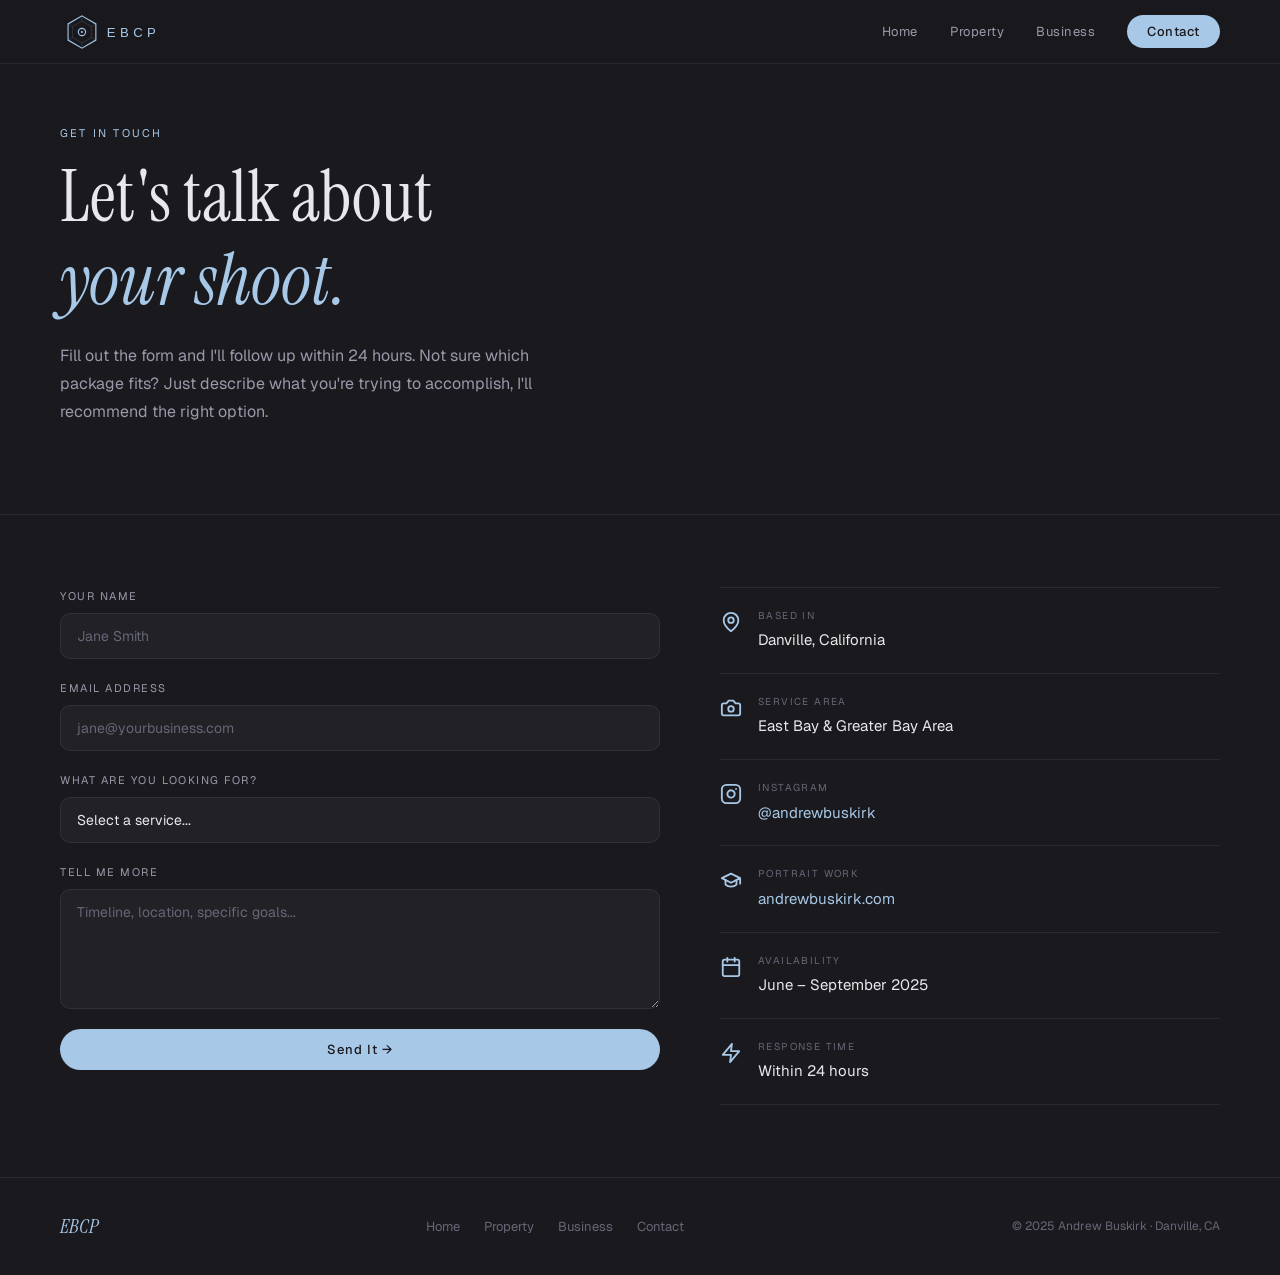
<file: contact.html>
<!DOCTYPE html>
<html lang="en">
<head>
  <meta charset="UTF-8">
  <meta name="viewport" content="width=device-width, initial-scale=1.0">
  <title>Contact — EBCP</title>
  <link rel="icon" type="image/png" href="favicon.png">
  <link rel="preconnect" href="https://fonts.googleapis.com">
  <link href="https://fonts.googleapis.com/css2?family=Instrument+Serif:ital@0;1&family=Geist:wght@300;400;500;600&display=swap" rel="stylesheet">
  <link rel="stylesheet" href="style.css">
  <link rel="icon" type="image/svg+xml" href="favicon.svg">
</head>
<body>

  <nav class="nav" id="nav">
    <div class="nav-inner">
      <a href="/" class="nav-logo">
        <img src="logo.svg" alt="EBCP" class="nav-logo-img" onerror="this.style.display='none'; this.nextElementSibling.style.display='block'">
        <span class="nav-logo-text" style="display:none;">EBCP</span>
      </a>
      <button class="nav-hamburger" id="hamburger" aria-label="Menu">
        <span></span><span></span><span></span>
      </button>
      <ul class="nav-links" id="nav-links">
        <li><a href="/">Home</a></li>
        <li><a href="property">Property</a></li>
        <li><a href="business">Business</a></li>
        <li><a href="contact" class="nav-cta active">Contact</a></li>
      </ul>
    </div>
  </nav>

  <section class="page-hero">
    <div class="page-hero-inner reveal">
      <p class="eyebrow">Get in Touch</p>
      <h1 class="page-hero-title">Let's talk about<br><em>your shoot.</em></h1>
      <p class="page-hero-sub">Fill out the form and I'll follow up within 24 hours. Not sure which package fits? Just describe what you're trying to accomplish, I'll recommend the right option.</p>
    </div>
  </section>

  <section class="contact-section">
    <div class="contact-inner">
      <div class="contact-form-wrap reveal">
        <form class="contact-form" action="https://formsubmit.co/andrewbuskirk@gmail.com" method="POST">
          <input type="hidden" name="_subject" value="New EBCP Website Inquiry">
          <input type="hidden" name="_captcha" value="false">
          <input type="hidden" name="_template" value="table">
          <input type="hidden" name="_url" value="https://ebcommercialphoto.com/contact">
          <input type="hidden" name="_next" value="https://ebcommercialphoto.com/thankyou">
          <div class="form-group">
            <label class="form-label">Your Name</label>
            <input class="form-input" type="text" name="name" placeholder="Jane Smith" required>
          </div>
          <div class="form-group">
            <label class="form-label">Email Address</label>
            <input class="form-input" type="email" name="email" placeholder="jane@yourbusiness.com" required>
          </div>
          <div class="form-group">
            <label class="form-label">What are you looking for?</label>
            <select class="form-input form-select" name="service">
              <option value="">Select a service...</option>
              <option>Property Standard (Real Estate) — from $175</option>
              <option>Listing Launch (Airbnb/VRBO) — from $500</option>
              <option>Local Search Boost (GMB) — from $450</option>
              <option>Food & Interior Shoot — from $400</option>
              <option>Not sure — help me decide</option>
            </select>
          </div>
          <div class="form-group">
            <label class="form-label">Tell Me More</label>
            <textarea class="form-input form-textarea" name="message" placeholder="Timeline, location, specific goals..." required></textarea>
          </div>
          <button class="btn-primary" type="submit">Send It →</button>
        </form>
      </div>
      <div class="contact-details reveal">
        <div class="contact-detail-item">
          <div class="contact-detail-icon">
            <!-- ICON: map-pin from lucide.dev — color #a8c8e8 — paste SVG here -->
            <svg xmlns="http://www.w3.org/2000/svg" width="22" height="22" viewBox="0 0 24 24" fill="none" stroke="#a8c8e8" stroke-width="2" stroke-linecap="round" stroke-linejoin="round"><path d="M20 10c0 6-8 12-8 12s-8-6-8-12a8 8 0 0 1 16 0Z"/><circle cx="12" cy="10" r="3"/></svg>
          </div>
          <div>
            <div class="contact-detail-label">Based in</div>
            <div class="contact-detail-value">Danville, California</div>
          </div>
        </div>
        <div class="contact-detail-item">
          <div class="contact-detail-icon">
            <!-- ICON: camera from lucide.dev — color #a8c8e8 — paste SVG here -->
            <svg xmlns="http://www.w3.org/2000/svg" width="22" height="22" viewBox="0 0 24 24" fill="none" stroke="#a8c8e8" stroke-width="2" stroke-linecap="round" stroke-linejoin="round"><path d="M14.5 4h-5L7 7H4a2 2 0 0 0-2 2v9a2 2 0 0 0 2 2h16a2 2 0 0 0 2-2V9a2 2 0 0 0-2-2h-3z"/><circle cx="12" cy="13" r="3"/></svg>
          </div>
          <div>
            <div class="contact-detail-label">Service Area</div>
            <div class="contact-detail-value">East Bay & Greater Bay Area</div>
          </div>
        </div>
        <div class="contact-detail-item">
          <div class="contact-detail-icon">
            <!-- ICON: instagram from lucide.dev — color #a8c8e8 — paste SVG here -->
            <svg xmlns="http://www.w3.org/2000/svg" width="22" height="22" viewBox="0 0 24 24" fill="none" stroke="#a8c8e8" stroke-width="2" stroke-linecap="round" stroke-linejoin="round"><rect width="20" height="20" x="2" y="2" rx="5" ry="5"/><path d="M16 11.37A4 4 0 1 1 12.63 8 4 4 0 0 1 16 11.37z"/><line x1="17.5" x2="17.51" y1="6.5" y2="6.5"/></svg>
          </div>
          <div>
            <div class="contact-detail-label">Instagram</div>
            <div class="contact-detail-value"><a href="https://instagram.com/andrewbuskirk" target="_blank">@andrewbuskirk</a></div>
          </div>
        </div>
        <div class="contact-detail-item">
          <div class="contact-detail-icon">
            <!-- ICON: graduation-cap from lucide.dev — color #a8c8e8 — paste SVG here -->
            <svg xmlns="http://www.w3.org/2000/svg" width="22" height="22" viewBox="0 0 24 24" fill="none" stroke="#a8c8e8" stroke-width="2" stroke-linecap="round" stroke-linejoin="round"><path d="M22 10v6M2 10l10-5 10 5-10 5z"/><path d="M6 12v5c3 3 9 3 12 0v-5"/></svg>
          </div>
          <div>
            <div class="contact-detail-label">Portrait Work</div>
            <div class="contact-detail-value"><a href="#">andrewbuskirk.com</a></div>
          </div>
        </div>
        <div class="contact-detail-item">
          <div class="contact-detail-icon">
            <!-- ICON: calendar from lucide.dev — color #a8c8e8 — paste SVG here -->
            <svg xmlns="http://www.w3.org/2000/svg" width="22" height="22" viewBox="0 0 24 24" fill="none" stroke="#a8c8e8" stroke-width="2" stroke-linecap="round" stroke-linejoin="round"><rect width="18" height="18" x="3" y="4" rx="2" ry="2"/><line x1="16" x2="16" y1="2" y2="6"/><line x1="8" x2="8" y1="2" y2="6"/><line x1="3" x2="21" y1="10" y2="10"/></svg>
          </div>
          <div>
            <div class="contact-detail-label">Availability</div>
            <div class="contact-detail-value">June – September 2025</div>
          </div>
        </div>
        <div class="contact-detail-item">
          <div class="contact-detail-icon">
            <!-- ICON: zap from lucide.dev — color #a8c8e8 — paste SVG here -->
            <svg xmlns="http://www.w3.org/2000/svg" width="22" height="22" viewBox="0 0 24 24" fill="none" stroke="#a8c8e8" stroke-width="2" stroke-linecap="round" stroke-linejoin="round"><path d="M13 2L3 14h9l-1 8 10-12h-9l1-8z"/></svg>
          </div>
          <div>
            <div class="contact-detail-label">Response Time</div>
            <div class="contact-detail-value">Within 24 hours</div>
          </div>
        </div>
      </div>
    </div>
  </section>

  <footer class="footer">
    <div class="footer-inner">
      <div class="footer-logo">EBCP</div>
      <div class="footer-links">
        <a href="/">Home</a>
        <a href="property">Property</a>
        <a href="business">Business</a>
        <a href="contact">Contact</a>
      </div>
      <div class="footer-copy">© 2025 Andrew Buskirk · Danville, CA</div>
    </div>
  </footer>

  <script src="main.js"></script>
</body>
</html>
</file>
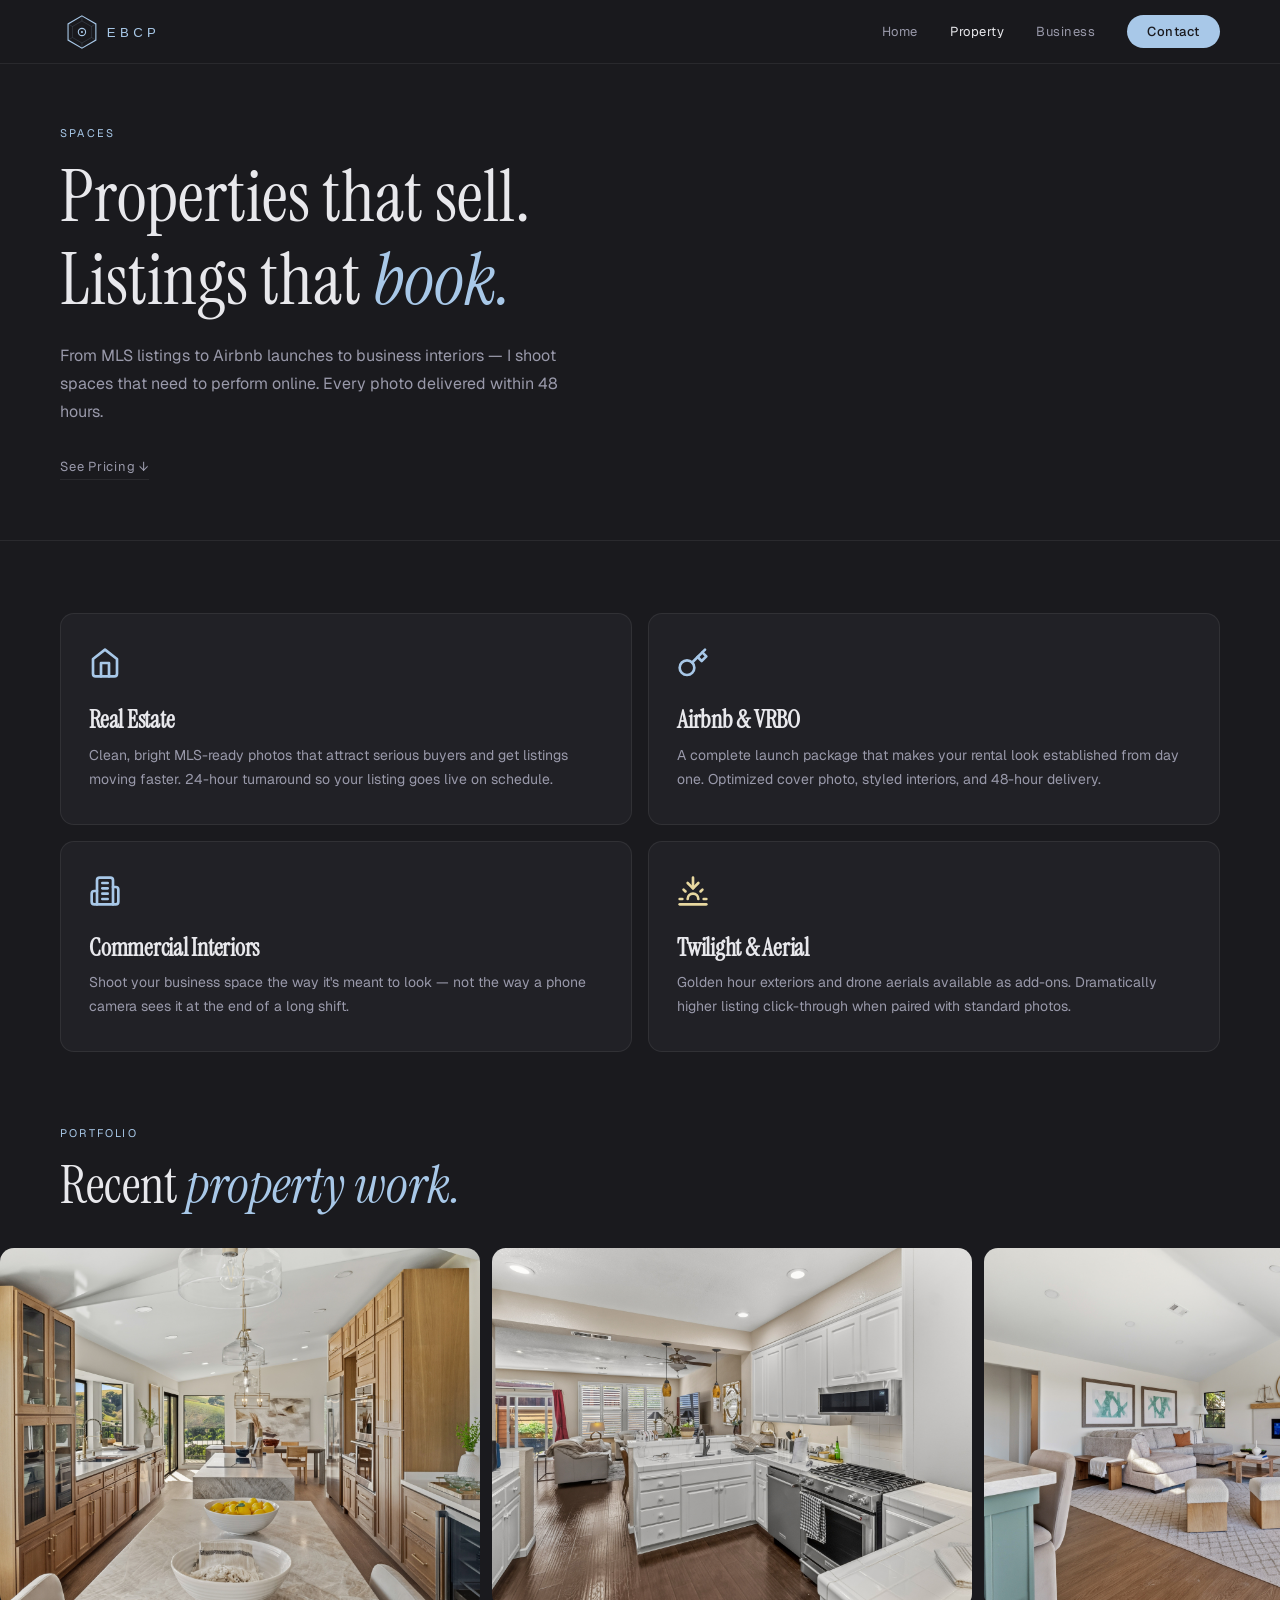
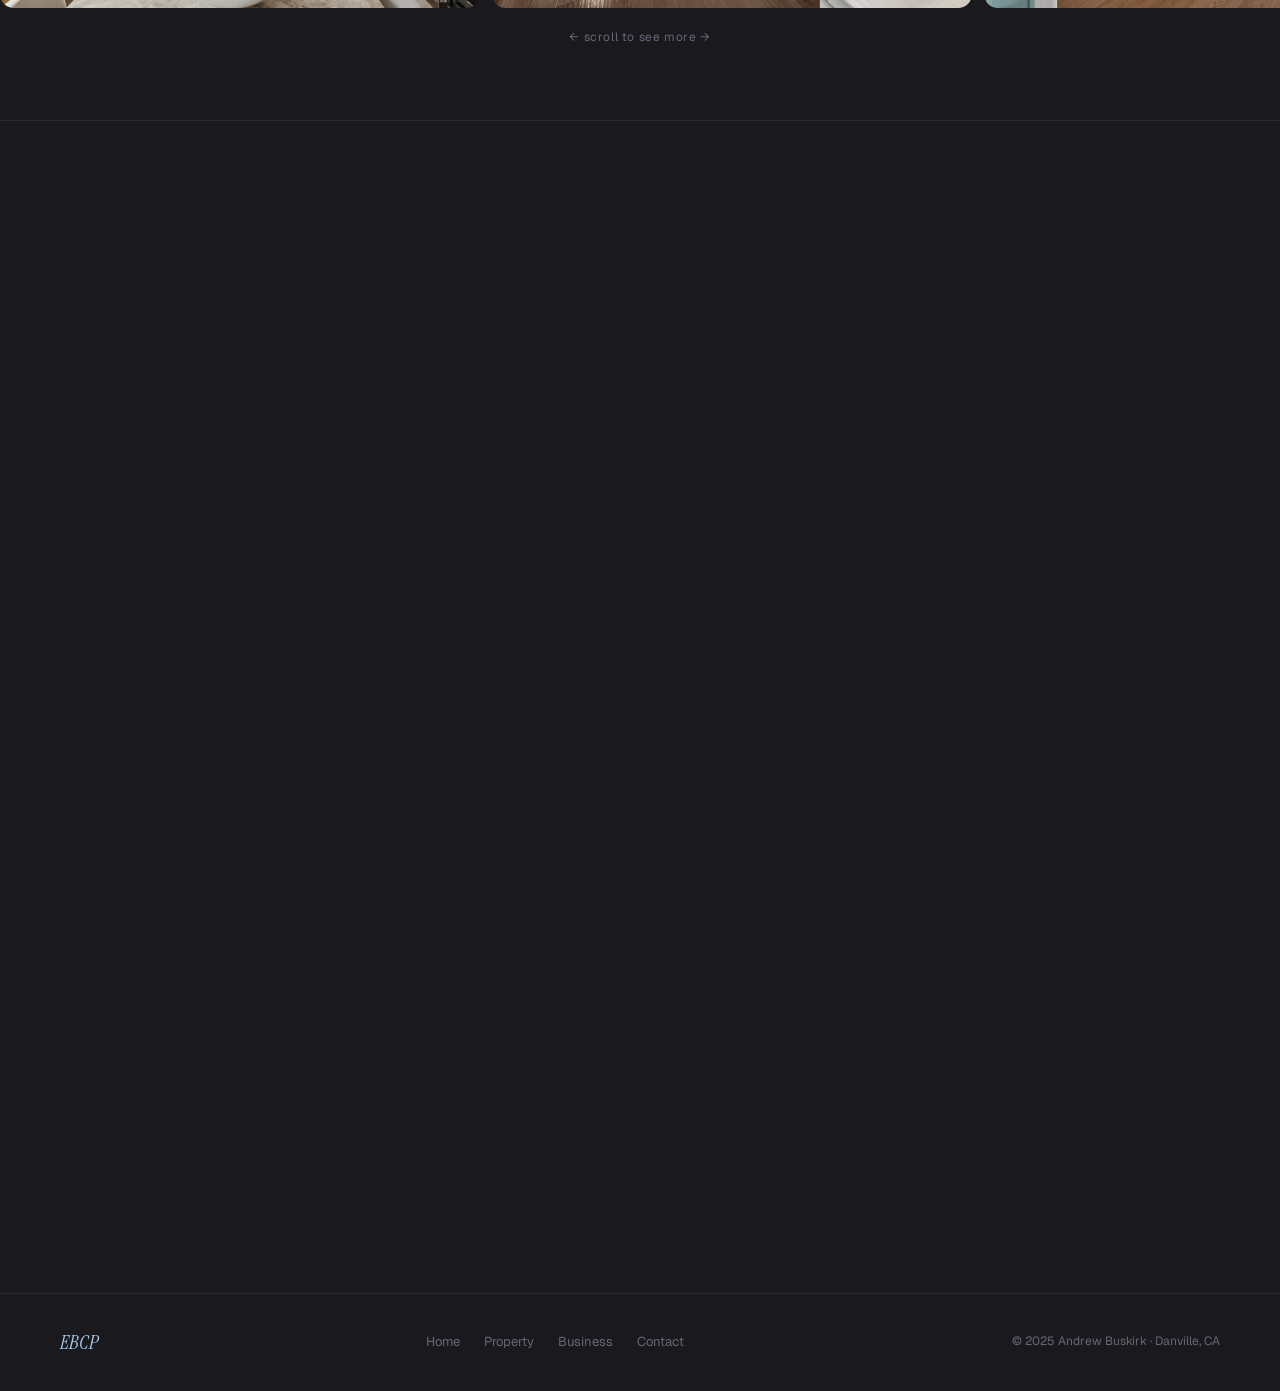
<file: property.html>
<!DOCTYPE html>
<html lang="en">
<head>
  <meta charset="UTF-8">
  <meta name="viewport" content="width=device-width, initial-scale=1.0">
  <title>Property Photography — EBCP</title>
  <link rel="icon" type="image/png" href="favicon.png">
  <link rel="preconnect" href="https://fonts.googleapis.com">
  <link href="https://fonts.googleapis.com/css2?family=Instrument+Serif:ital@0;1&family=Geist:wght@300;400;500;600&display=swap" rel="stylesheet">
  <link rel="stylesheet" href="style.css">
  <link rel="icon" type="image/svg+xml" href="favicon.svg">
</head>
<body>

  <nav class="nav" id="nav">
    <div class="nav-inner">
      <a href="/" class="nav-logo">
        <img src="logo.svg" alt="EBCP" class="nav-logo-img" onerror="this.style.display='none'; this.nextElementSibling.style.display='block'">
        <span class="nav-logo-text" style="display:none;">EBCP</span>
      </a>
      <button class="nav-hamburger" id="hamburger" aria-label="Menu">
        <span></span><span></span><span></span>
      </button>
      <ul class="nav-links" id="nav-links">
        <li><a href="/">Home</a></li>
        <li><a href="property" class="active">Property</a></li>
        <li><a href="business">Business</a></li>
        <li><a href="contact" class="nav-cta">Contact</a></li>
      </ul>
    </div>
  </nav>

  <section class="page-hero">
    <div class="page-hero-inner reveal">
      <p class="eyebrow">Spaces</p>
      <h1 class="page-hero-title">Properties that sell.<br>Listings that <em>book.</em></h1>
      <p class="page-hero-sub">From MLS listings to Airbnb launches to business interiors — I shoot spaces that need to perform online. Every photo delivered within 48 hours.</p>
      <a href="#pricing" class="btn-ghost">See Pricing ↓</a>
    </div>
  </section>

  <section class="coverage-section">
    <div class="coverage-grid">
      <div class="coverage-item reveal">
        <div class="coverage-icon">
          <!-- ICON: home from lucide.dev — color #a8c8e8 — paste SVG here -->
          <svg xmlns="http://www.w3.org/2000/svg" width="32" height="32" viewBox="0 0 24 24" fill="none" stroke="#a8c8e8" stroke-width="2" stroke-linecap="round" stroke-linejoin="round"><path d="m3 9 9-7 9 7v11a2 2 0 0 1-2 2H5a2 2 0 0 1-2-2z"/><polyline points="9 22 9 12 15 12 15 22"/></svg>
        </div>
        <h3>Real Estate</h3>
        <p>Clean, bright MLS-ready photos that attract serious buyers and get listings moving faster. 24-hour turnaround so your listing goes live on schedule.</p>
      </div>
      <div class="coverage-item reveal">
        <div class="coverage-icon">
          <!-- ICON: key-round or door-open from lucide.dev — color #a8c8e8 — paste SVG here -->
          <svg xmlns="http://www.w3.org/2000/svg" width="32" height="32" viewBox="0 0 24 24" fill="none" stroke="#a8c8e8" stroke-width="2" stroke-linecap="round" stroke-linejoin="round"><circle cx="7.5" cy="15.5" r="5.5"/><path d="m21 2-9.6 9.6"/><path d="m15.5 7.5 3 3L22 7l-3-3"/></svg>
        </div>
        <h3>Airbnb & VRBO</h3>
        <p>A complete launch package that makes your rental look established from day one. Optimized cover photo, styled interiors, and 48-hour delivery.</p>
      </div>
      <div class="coverage-item reveal">
        <div class="coverage-icon">
          <!-- ICON: building-2 from lucide.dev — color #a8c8e8 — paste SVG here -->
          <svg xmlns="http://www.w3.org/2000/svg" width="32" height="32" viewBox="0 0 24 24" fill="none" stroke="#a8c8e8" stroke-width="2" stroke-linecap="round" stroke-linejoin="round"><path d="M6 22V4a2 2 0 0 1 2-2h8a2 2 0 0 1 2 2v18Z"/><path d="M6 12H4a2 2 0 0 0-2 2v6a2 2 0 0 0 2 2h2"/><path d="M18 9h2a2 2 0 0 1 2 2v9a2 2 0 0 1-2 2h-2"/><path d="M10 6h4"/><path d="M10 10h4"/><path d="M10 14h4"/><path d="M10 18h4"/></svg>
        </div>
        <h3>Commercial Interiors</h3>
        <p>Shoot your business space the way it's meant to look — not the way a phone camera sees it at the end of a long shift.</p>
      </div>
      <div class="coverage-item reveal">
        <div class="coverage-icon">
          <!-- ICON: sunset from lucide.dev — color #e8d8a0 — paste SVG here -->
          <svg xmlns="http://www.w3.org/2000/svg" width="32" height="32" viewBox="0 0 24 24" fill="none" stroke="#e8d8a0" stroke-width="2" stroke-linecap="round" stroke-linejoin="round"><path d="M12 10V2"/><path d="m4.93 10.93 1.41 1.41"/><path d="M2 18h2"/><path d="M20 18h2"/><path d="m19.07 10.93-1.41 1.41"/><path d="M22 22H2"/><path d="m16 6-4 4-4-4"/><path d="M16 18a4 4 0 0 0-8 0"/></svg>
        </div>
        <h3>Twilight & Aerial</h3>
        <p>Golden hour exteriors and drone aerials available as add-ons. Dramatically higher listing click-through when paired with standard photos.</p>
      </div>
    </div>
  </section>

  <section class="gallery-section reveal">
    <div class="section-header">
      <p class="eyebrow">Portfolio</p>
      <h2 class="section-title">Recent <em>property work.</em></h2>
    </div>
    <div class="gallery-scroll">
      <div class="gallery-item"><img src="re-1.jpg" alt="Real estate photo 1" style="width:100%;height:100%;object-fit:cover;" onerror="this.parentElement.classList.add('photo-placeholder');this.parentElement.innerHTML='<div class=\'photo-placeholder-label\'>Add Photo Here</div>'"></div>
      <div class="gallery-item"><img src="re-2.jpg" alt="Real estate photo 2" style="width:100%;height:100%;object-fit:cover;" onerror="this.parentElement.classList.add('photo-placeholder');this.parentElement.innerHTML='<div class=\'photo-placeholder-label\'>Add Photo Here</div>'"></div>
      <div class="gallery-item"><img src="re-3.jpg" alt="Real estate photo 3" style="width:100%;height:100%;object-fit:cover;" onerror="this.parentElement.classList.add('photo-placeholder');this.parentElement.innerHTML='<div class=\'photo-placeholder-label\'>Add Photo Here</div>'"></div>
      <div class="gallery-item"><img src="re-4.jpg" alt="Real estate photo 4" style="width:100%;height:100%;object-fit:cover;" onerror="this.parentElement.classList.add('photo-placeholder');this.parentElement.innerHTML='<div class=\'photo-placeholder-label\'>Add Photo Here</div>'"></div>
      <div class="gallery-item"><img src="re-5.jpg" alt="Real estate photo 5" style="width:100%;height:100%;object-fit:cover;" onerror="this.parentElement.classList.add('photo-placeholder');this.parentElement.innerHTML='<div class=\'photo-placeholder-label\'>Add Photo Here</div>'"></div>
    </div>
    <p class="gallery-hint">← scroll to see more →</p>
  </section>

  <section class="pricing-section" id="pricing">
    <div class="section-header reveal">
      <p class="eyebrow">Pricing</p>
      <h2 class="section-title">Straightforward rates.<br><em>No surprises.</em></h2>
    </div>
    <div class="pricing-grid">
      <div class="pricing-card reveal">
        <div class="pricing-tag">Real Estate</div>
        <h3 class="pricing-name">Property Standard</h3>
        <div class="pricing-from">Packages starting at</div>
        <div class="pricing-price">$175</div>
        <div class="pricing-duration">~1.5 hrs · 24hr turnaround</div>
        <ul class="pricing-list">
          <li><span class="check">✓</span> 25–35 edited HDR photos</li>
          <li><span class="check">✓</span> Web + print resolution exports</li>
          <li><span class="check">✓</span> Private gallery delivery</li>
          <li><span class="check">✓</span> MLS and Zillow ready</li>
        </ul>
        <a href="contact" class="btn-primary">Book This</a>
      </div>
      <div class="pricing-card featured reveal">
        <div class="pricing-tag">Short-Term Rental ★</div>
        <h3 class="pricing-name">Listing Launch</h3>
        <div class="pricing-from">Packages starting at</div>
        <div class="pricing-price">$500</div>
        <div class="pricing-duration">~3 hrs · 48hr turnaround</div>
        <ul class="pricing-list">
          <li><span class="check">✓</span> 30–40 styled interior + exterior photos</li>
          <li><span class="check">✓</span> Airbnb cover photo optimized</li>
          <li><span class="check">✓</span> Web + print resolution exports</li>
          <li><span class="check">✓</span> Optional listing copy +$75</li>
          <li><span class="check">✓</span> Optional 3D virtual tour +$175</li>
        </ul>
        <a href="contact" class="btn-primary">Book This</a>
      </div>
    </div>
    <div class="addons reveal">
      <p class="eyebrow">Add-Ons</p>
      <div class="addon-row">
        <div class="addon-item"><span class="addon-name">Drone Aerials</span><span class="addon-price">+$85</span></div>
        <div class="addon-item"><span class="addon-name">Twilight / Blue Hour</span><span class="addon-price">+$75</span></div>
        <div class="addon-item"><span class="addon-name">Rush Delivery</span><span class="addon-price">+$50</span></div>
        <div class="addon-item"><span class="addon-name">360° Virtual Tour</span><span class="addon-price">+$150</span></div>
      </div>
    </div>
    <div class="pricing-cta reveal">
      <p>Not sure which package fits? Send me a message and we'll figure it out.</p>
      <a href="contact" class="btn-primary">Get in Touch</a>
    </div>
  </section>

  <footer class="footer">
    <div class="footer-inner">
      <div class="footer-logo">EBCP</div>
      <div class="footer-links">
        <a href="/">Home</a>
        <a href="property">Property</a>
        <a href="business">Business</a>
        <a href="contact">Contact</a>
      </div>
      <div class="footer-copy">© 2025 Andrew Buskirk · Danville, CA</div>
    </div>
  </footer>

  <script src="main.js"></script>
</body>
</html>
</file>
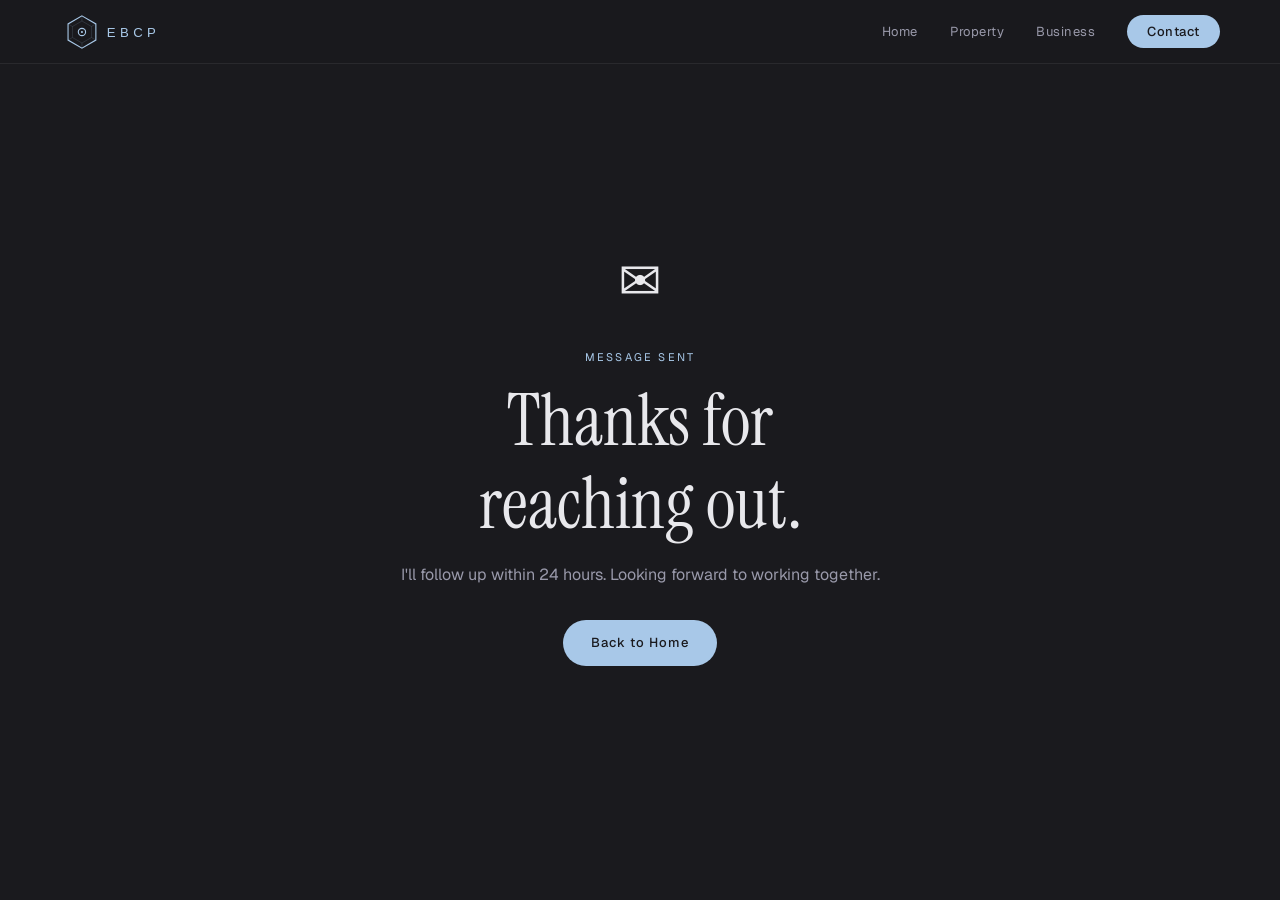
<file: thankyou.html>
<!DOCTYPE html>
<html lang="en">
<head>
  <meta charset="UTF-8">
  <meta name="viewport" content="width=device-width, initial-scale=1.0">
  <title>Message Sent — EBCP</title>
  <link rel="icon" type="image/png" href="favicon.png">
  <link rel="preconnect" href="https://fonts.googleapis.com">
  <link href="https://fonts.googleapis.com/css2?family=Instrument+Serif:ital@0;1&family=Geist:wght@300;400;500;600&display=swap" rel="stylesheet">
  <link rel="stylesheet" href="style.css">
  <link rel="icon" type="image/svg+xml" href="favicon.svg">
</head>
<body>

  <nav class="nav" id="nav">
    <div class="nav-inner">
      <a href="/" class="nav-logo">
        <img src="logo.svg" alt="EBCP" class="nav-logo-img" onerror="this.style.display='none'; this.nextElementSibling.style.display='block'">
        <span class="nav-logo-text" style="display:none;">EBCP</span>
      </a>
      <button class="nav-hamburger" id="hamburger" aria-label="Menu">
        <span></span><span></span><span></span>
      </button>
      <ul class="nav-links" id="nav-links">
        <li><a href="/">Home</a></li>
        <li><a href="property">Property</a></li>
        <li><a href="business">Business</a></li>
        <li><a href="contact" class="nav-cta">Contact</a></li>
      </ul>
    </div>
  </nav>

  <section class="thankyou-section">
    <div class="thankyou-inner reveal">
      <div class="thankyou-icon">✉️</div>
      <p class="eyebrow">Message Sent</p>
      <h1>Thanks for reaching out.</h1>
      <p class="thankyou-sub">I'll follow up within 24 hours. Looking forward to working together.</p>
      <a href="/" class="btn-primary">Back to Home</a>
    </div>
  </section>

  <script src="main.js"></script>
</body>
</html>
</file>
<file: style.css>
/* ============================================================
   EBCP — East Bay Commercial Photography
   Dark grey + pastel accents theme
   ============================================================ */

:root {
  --bg:           #1a1a1e;
  --bg-2:         #212126;
  --bg-3:         #27272d;
  --surface:      #2e2e35;
  --border:       rgba(255,255,255,0.07);
  --text:         #e8e8ec;
  --text-mid:     #9999aa;
  --text-dim:     #666677;
  --blue:         #a8c8e8;
  --blue-dim:     rgba(168,200,232,0.15);
  --green:        #a8d8b8;
  --green-dim:    rgba(168,216,184,0.15);
  --yellow:       #e8d8a0;
  --yellow-dim:   rgba(232,216,160,0.15);
  --radius:       14px;
  --radius-lg:    20px;
  --font-serif:   'Instrument Serif', Georgia, serif;
  --font-sans:    'Geist', system-ui, sans-serif;
  --nav-h:        64px;
  --max-w:        1500px;
  --pad:          clamp(20px, 5vw, 60px);
}

/* ---- RESET ---- */
*, *::before, *::after { box-sizing: border-box; margin: 0; padding: 0; }
html { scroll-behavior: smooth; }
body { background: var(--bg); color: var(--text); font-family: var(--font-sans); font-size: 15px; line-height: 1.65; overflow-x: hidden; }
img { max-width: 100%; display: block; }
a { color: inherit; text-decoration: none; }

/* ---- TYPOGRAPHY ---- */
.eyebrow { font-size: 11px; letter-spacing: 0.2em; text-transform: uppercase; color: var(--blue); margin-bottom: 14px; display: block; }
h1, h2, h3 { font-family: var(--font-serif); font-weight: 400; line-height: 1.15; }
h1 { font-size: clamp(38px, 6vw, 72px); }
h2 { font-size: clamp(30px, 4.5vw, 52px); }
h3 { font-size: clamp(18px, 2.5vw, 24px); }
em { font-style: italic; color: var(--blue); }

/* ---- BUTTONS ---- */
.btn-primary { display: inline-block; background: var(--blue); color: var(--bg); font-family: var(--font-sans); font-size: 13px; font-weight: 500; letter-spacing: 0.08em; padding: 12px 28px; border-radius: 99px; border: none; cursor: pointer; transition: background 0.2s, transform 0.15s; }
.btn-primary:hover { background: var(--text); transform: translateY(-1px); }
.btn-ghost { display: inline-block; color: var(--text-mid); font-size: 13px; letter-spacing: 0.06em; border-bottom: 1px solid var(--border); padding-bottom: 2px; transition: color 0.2s, border-color 0.2s; }
.btn-ghost:hover { color: var(--text); border-color: var(--text-mid); }

/* ---- NAV ---- */
.nav { position: fixed; top: 0; left: 0; right: 0; z-index: 200; height: var(--nav-h); background: rgba(26,26,30,0.85); backdrop-filter: blur(16px); -webkit-backdrop-filter: blur(16px); border-bottom: 1px solid var(--border); }
.nav-inner { max-width: var(--max-w); margin: 0 auto; padding: 0 var(--pad); height: 100%; display: flex; align-items: center; justify-content: space-between; }

/* Logo — shows PNG if available, falls back to text */
.nav-logo { display: flex; align-items: center; flex-shrink: 0; }
.nav-logo-img { height: 44px; width: auto; display: block; }
.nav-logo-text { font-family: var(--font-serif); font-size: 22px; font-style: italic; color: var(--blue); letter-spacing: 0.05em; }

.nav-links { display: flex; align-items: center; gap: 32px; list-style: none; }
.nav-links a { font-size: 13px; color: var(--text-mid); letter-spacing: 0.04em; transition: color 0.2s; }
.nav-links a:hover, .nav-links a.active { color: var(--text); }
.nav-cta { background: var(--blue) !important; color: var(--bg) !important; font-weight: 500 !important; padding: 8px 20px !important; border-radius: 99px !important; transition: background 0.2s !important; }
.nav-cta:hover { background: var(--text) !important; }

.nav-hamburger { display: none; flex-direction: column; gap: 5px; background: none; border: none; cursor: pointer; padding: 4px; z-index: 300; }
.nav-hamburger span { display: block; width: 24px; height: 2px; background: var(--text); border-radius: 2px; transition: transform 0.3s, opacity 0.3s; }
.nav-hamburger.open span:nth-child(1) { transform: translateY(7px) rotate(45deg); }
.nav-hamburger.open span:nth-child(2) { opacity: 0; }
.nav-hamburger.open span:nth-child(3) { transform: translateY(-7px) rotate(-45deg); }

@media (max-width: 768px) {
  .nav-hamburger { display: flex; }
  .nav-links { position: fixed; top: var(--nav-h); left: 0; right: 0; background: var(--bg-2); border-bottom: 1px solid var(--border); flex-direction: column; align-items: flex-start; gap: 0; padding: 12px 0 20px; transform: translateY(-120%); opacity: 0; transition: transform 0.35s cubic-bezier(0.4,0,0.2,1), opacity 0.25s; pointer-events: none; }
  .nav-links.open { transform: translateY(0); opacity: 1; pointer-events: all; }
  .nav-links li { width: 100%; }
  .nav-links a { display: block; padding: 14px var(--pad); font-size: 15px; border-bottom: 1px solid var(--border); color: var(--text) !important; }
  .nav-cta { margin: 16px var(--pad) 0 !important; display: inline-block !important; border-radius: 99px !important; border-bottom: none !important; }
}

/* ---- HERO ---- */
.hero { position: relative; min-height: 100vh; display: flex; align-items: center; padding-top: var(--nav-h); overflow: hidden; }
/*
  TO ADD YOUR GIF:
  Drop a file named hero.gif into the same folder as index.html.
  It will automatically appear as the hero background.
*/
.hero-bg { position: absolute; inset: 0; background-color: var(--bg-2); background-image: url('hero.gif'); background-size: cover; background-position: center; background-repeat: no-repeat; }
.hero-overlay { position: absolute; inset: 0; background: linear-gradient(to bottom, rgba(26,26,30,0.72) 0%, rgba(26,26,30,0.55) 50%, rgba(26,26,30,0.85) 100%); }
.hero-content { position: relative; z-index: 2; max-width: var(--max-w); margin: 0 auto; padding: 80px var(--pad); width: 100%; }
.hero-title { margin-bottom: 20px; max-width: 780px; }
.hero-sub { font-size: 17px; color: var(--text-mid); max-width: 480px; margin-bottom: 36px; line-height: 1.7; }
.hero-btns { display: flex; gap: 20px; align-items: center; flex-wrap: wrap; }

/* ---- STATS ---- */
.stats { position: relative; z-index: 3; display: grid; grid-template-columns: 1fr auto 1fr auto 1fr; max-width: var(--max-w); margin: 0 auto; padding: 0 var(--pad) 80px; }
.stat { padding: 36px 28px; background: var(--bg-2); border: 1px solid var(--border); border-radius: var(--radius); text-align: center; }
.stat-icon { font-size: 24px; margin-bottom: 10px; }
.stat-num { font-family: var(--font-serif); font-size: 36px; font-style: italic; color: var(--blue); line-height: 1; margin-bottom: 8px; }
.stat-label { font-size: 13px; color: var(--text-mid); line-height: 1.5; }
.stat-divider { width: 20px; }
@media (max-width: 700px) { .stats { grid-template-columns: 1fr; gap: 8px; padding-bottom: 60px; } .stat-divider { display: none; } }

/* ---- SECTION COMMON ---- */
.section-header { margin-bottom: 52px; }
.section-title { margin-bottom: 16px; }
.section-sub { font-size: 16px; color: var(--text-mid); max-width: 500px; line-height: 1.7; }

/* ---- PROCESS ---- */
.process-section { max-width: var(--max-w); margin: 0 auto; padding: 80px var(--pad); }
.process-grid { display: grid; grid-template-columns: 1fr 1fr; gap: 16px; }
.process-card { background: var(--bg-2); border: 1px solid var(--border); border-radius: var(--radius-lg); padding: 36px 32px; position: relative; transition: border-color 0.2s, transform 0.2s; cursor: pointer; display: block; text-decoration: none; color: inherit; }
.process-card:hover { border-color: rgba(168,200,232,0.3); transform: translateY(-2px); }
.process-num { font-family: var(--font-serif); font-size: 52px; font-style: italic; line-height: 1; margin-bottom: 12px; color: rgba(255,255,255,0.06); }
.process-icon { font-size: 28px; margin-bottom: 14px; }
.process-icon img { width: 32px; height: 32px; object-fit: contain; }
/* Heavier weight only inside cards */
.process-card h3 { margin-bottom: 12px; color: var(--text); font-weight: 600; letter-spacing: -0.01em; }
.process-card p { font-size: 14px; color: var(--text-mid); line-height: 1.7; }
@media (max-width: 600px) { .process-grid { grid-template-columns: 1fr; } }

/* ---- WORK SECTION ---- */
.work-section { max-width: var(--max-w); margin: 0 auto; padding: 0 var(--pad) 80px; }
.work-grid { display: grid; grid-template-columns: 1fr 1fr; gap: 16px; }
.work-card { background: var(--bg-2); border: 1px solid var(--border); border-radius: var(--radius-lg); overflow: hidden; transition: border-color 0.2s, transform 0.2s; }
.work-card:hover { border-color: rgba(168,200,232,0.25); transform: translateY(-2px); }
.work-card-img { width: 100%; aspect-ratio: 16/9; position: relative; overflow: hidden; }
.work-card-img::after { content: ''; position: absolute; inset: 0; background: linear-gradient(to top, rgba(0,0,0,0.55) 0%, rgba(0,0,0,0) 50%); z-index: 1; }
.work-card-img img { position: absolute; inset: 0; width: 100%; height: 100%; object-fit: cover; object-position: center 80%; z-index: 0; }
.property-placeholder { background: linear-gradient(135deg, #2a3040 0%, #1e2535 100%); }
.business-placeholder { background: linear-gradient(135deg, #2a3028 0%, #1e2520 100%); }
.work-card-img-label { position: absolute; bottom: 16px; left: 16px; z-index: 2; font-size: 11px; letter-spacing: 0.12em; text-transform: uppercase; color: rgba(255,255,255,0.85); text-shadow: 0 1px 4px rgba(0,0,0,0.8); }
.work-card-body { padding: 24px 28px 28px; }
.work-tag { display: flex; align-items: center; gap: 8px; font-size: 11px; letter-spacing: 0.15em; text-transform: uppercase; color: var(--text-mid); margin-bottom: 12px; }
.tag-dot { width: 7px; height: 7px; border-radius: 50%; flex-shrink: 0; }
.tag-blue { background: var(--blue); }
.tag-green { background: var(--green); }
/* Heavier weight inside work cards too */
.work-card-body h3 { margin-bottom: 10px; font-weight: 600; letter-spacing: -0.01em; }
.work-card-body p { font-size: 14px; color: var(--text-mid); line-height: 1.7; margin-bottom: 20px; }
.work-link { font-size: 13px; color: var(--blue); letter-spacing: 0.04em; display: inline-flex; align-items: center; gap: 6px; transition: gap 0.2s; }
.work-link:hover { gap: 10px; }
.arrow { transition: transform 0.2s; }
.work-link:hover .arrow { transform: translateX(3px); }
@media (max-width: 640px) { .work-grid { grid-template-columns: 1fr; } }

/* ---- CTA BANNER ---- */
.cta-banner { background: var(--bg-2); border-top: 1px solid var(--border); border-bottom: 1px solid var(--border); padding: 80px var(--pad); text-align: center; }
.cta-inner { max-width: 560px; margin: 0 auto; }
.cta-inner h2 { margin-bottom: 16px; }
.cta-sub { color: var(--text-mid); margin-bottom: 32px; font-size: 16px; }

/* ---- PAGE HERO (inner pages) ---- */
.page-hero { padding: calc(var(--nav-h) + 60px) var(--pad) 60px; max-width: var(--max-w); margin: 0 auto; border-bottom: 1px solid var(--border); }
.page-hero-inner { max-width: 680px; }
.page-hero-title { margin-bottom: 20px; }
.page-hero-sub { font-size: 16px; color: var(--text-mid); line-height: 1.75; margin-bottom: 28px; max-width: 520px; }

/* ---- COVERAGE GRID ---- */
.coverage-section { max-width: var(--max-w); margin: 0 auto; padding: 72px var(--pad); }
.coverage-grid { display: grid; grid-template-columns: 1fr 1fr; gap: 16px; }
.coverage-item { background: var(--bg-2); border: 1px solid var(--border); border-radius: var(--radius); padding: 32px 28px; transition: border-color 0.2s; }
.coverage-item:hover { border-color: rgba(168,200,232,0.25); }
.coverage-icon { font-size: 28px; margin-bottom: 14px; }
.coverage-item h3 { margin-bottom: 10px; font-weight: 600; letter-spacing: -0.01em; }
.coverage-item p { font-size: 14px; color: var(--text-mid); line-height: 1.7; }
@media (max-width: 600px) { .coverage-grid { grid-template-columns: 1fr; } }

/* ---- GALLERY ---- */
.gallery-section { padding: 0 0 72px; }
.gallery-section .section-header { max-width: var(--max-w); margin: 0 auto 32px; padding: 0 var(--pad); }
.gallery-scroll { display: flex; gap: 12px; overflow-x: auto; padding: 0 var(--pad) 16px; scroll-snap-type: x mandatory; -webkit-overflow-scrolling: touch; scrollbar-width: thin; scrollbar-color: var(--surface) transparent; }
.gallery-scroll::-webkit-scrollbar { height: 4px; }
.gallery-scroll::-webkit-scrollbar-track { background: transparent; }
.gallery-scroll::-webkit-scrollbar-thumb { background: var(--surface); border-radius: 2px; }
.gallery-item { flex-shrink: 0; width: clamp(260px, 40vw, 480px); aspect-ratio: 4/3; border-radius: var(--radius); scroll-snap-align: start; overflow: hidden; }
/*
  TO ADD PHOTOS:
  Replace the photo-placeholder div inside each .gallery-item with:
  <img src="your-photo.jpg" alt="description" style="width:100%;height:100%;object-fit:cover;">
*/
.photo-placeholder { background: var(--bg-3); border: 1px solid var(--border); display: flex; align-items: center; justify-content: center; }
.photo-placeholder-label { font-size: 11px; letter-spacing: 0.15em; text-transform: uppercase; color: var(--text-dim); }
.gallery-hint { text-align: center; font-size: 12px; color: var(--text-dim); letter-spacing: 0.05em; margin-top: 4px; }

/* ---- PRICING ---- */
.pricing-section { max-width: var(--max-w); margin: 0 auto; padding: 72px var(--pad); border-top: 1px solid var(--border); }
.pricing-grid { display: grid; grid-template-columns: 1fr 1fr; gap: 16px; margin-bottom: 40px; }
.pricing-card { background: var(--bg-2); border: 1px solid var(--border); border-radius: var(--radius-lg); padding: 36px 32px; display: flex; flex-direction: column; gap: 6px; }
.pricing-card.featured { background: var(--blue-dim); border-color: rgba(168,200,232,0.3); }
.pricing-tag { font-size: 10px; letter-spacing: 0.18em; text-transform: uppercase; color: var(--blue); margin-bottom: 6px; }
.pricing-name { font-size: 22px; font-family: var(--font-serif); font-weight: 400; margin-bottom: 4px; }
.pricing-from { font-size: 11px; color: var(--text-dim); text-transform: uppercase; letter-spacing: 0.1em; }
.pricing-price { font-family: var(--font-serif); font-size: 48px; font-style: italic; color: var(--text); line-height: 1; margin: 4px 0; }
.pricing-duration { font-size: 12px; color: var(--text-dim); margin-bottom: 16px; }
.pricing-list { list-style: none; display: flex; flex-direction: column; gap: 8px; margin-bottom: 24px; flex: 1; }
.pricing-list li { font-size: 13.5px; color: var(--text-mid); display: flex; gap: 10px; align-items: baseline; }
.check { color: var(--green); font-size: 13px; flex-shrink: 0; }
.addons { background: var(--bg-2); border: 1px solid var(--border); border-radius: var(--radius); padding: 28px; margin-bottom: 32px; }
.addon-row { display: grid; grid-template-columns: repeat(auto-fill, minmax(200px, 1fr)); gap: 12px; margin-top: 16px; }
.addon-item { display: flex; justify-content: space-between; align-items: center; padding: 10px 14px; background: var(--bg-3); border-radius: 8px; border: 1px solid var(--border); }
.addon-name { font-size: 13px; color: var(--text-mid); }
.addon-price { font-size: 13px; color: var(--yellow); font-weight: 500; }
.pricing-cta { text-align: center; padding: 40px 0 0; border-top: 1px solid var(--border); }
.pricing-cta p { color: var(--text-mid); margin-bottom: 20px; font-size: 15px; }
@media (max-width: 600px) { .pricing-grid { grid-template-columns: 1fr; } }

/* ---- CONTACT ---- */
.contact-section { max-width: var(--max-w); margin: 0 auto; padding: 72px var(--pad); }
.contact-inner { display: grid; grid-template-columns: 1.2fr 1fr; gap: 60px; align-items: start; }
.contact-form { display: flex; flex-direction: column; gap: 20px; }
.form-group { display: flex; flex-direction: column; gap: 8px; }
.form-label { font-size: 11px; letter-spacing: 0.14em; text-transform: uppercase; color: var(--text-mid); }
.form-input { background: var(--bg-2); border: 1px solid var(--border); border-radius: 10px; padding: 13px 16px; font-size: 14px; font-family: var(--font-sans); color: var(--text); outline: none; transition: border-color 0.2s; width: 100%; }
.form-input:focus { border-color: rgba(168,200,232,0.5); }
.form-input::placeholder { color: var(--text-dim); }
.form-select { appearance: none; cursor: pointer; }
.form-textarea { resize: vertical; min-height: 120px; }
.contact-details { display: flex; flex-direction: column; }
.contact-detail-item { display: flex; gap: 16px; align-items: flex-start; padding: 20px 0; border-bottom: 1px solid var(--border); }
.contact-detail-item:first-child { border-top: 1px solid var(--border); }
.contact-detail-icon { font-size: 20px; flex-shrink: 0; margin-top: 2px; }
.contact-detail-label { font-size: 10px; letter-spacing: 0.14em; text-transform: uppercase; color: var(--text-dim); margin-bottom: 4px; }
.contact-detail-value { font-size: 15px; color: var(--text); }
.contact-detail-value a { color: var(--blue); transition: opacity 0.2s; }
.contact-detail-value a:hover { opacity: 0.75; }
@media (max-width: 768px) { .contact-inner { grid-template-columns: 1fr; gap: 40px; } }

/* ---- THANK YOU ---- */
.thankyou-section { min-height: 100vh; display: flex; align-items: center; justify-content: center; padding: var(--nav-h) var(--pad) 60px; }
.thankyou-inner { text-align: center; max-width: 480px; }
.thankyou-icon { font-size: 52px; margin-bottom: 24px; }
.thankyou-inner h1 { margin-bottom: 16px; }
.thankyou-sub { color: var(--text-mid); margin-bottom: 32px; font-size: 16px; }

/* ---- FOOTER ---- */
.footer { border-top: 1px solid var(--border); padding: 32px var(--pad); background: var(--bg); }
.footer-inner { max-width: var(--max-w); margin: 0 auto; display: flex; align-items: center; justify-content: space-between; flex-wrap: wrap; gap: 16px; }
.footer-logo { font-family: var(--font-serif); font-size: 20px; font-style: italic; color: var(--blue); }
.footer-links { display: flex; gap: 24px; flex-wrap: wrap; }
.footer-links a { font-size: 13px; color: var(--text-dim); transition: color 0.2s; }
.footer-links a:hover { color: var(--text); }
.footer-copy { font-size: 12px; color: var(--text-dim); }
@media (max-width: 600px) { .footer-inner { flex-direction: column; align-items: flex-start; } }

/* ---- SCROLL REVEAL ---- */
.reveal { opacity: 0; transform: translateY(28px); transition: opacity 0.7s cubic-bezier(0.4,0,0.2,1), transform 0.7s cubic-bezier(0.4,0,0.2,1); }
.reveal.visible { opacity: 1; transform: translateY(0); }
</file>
